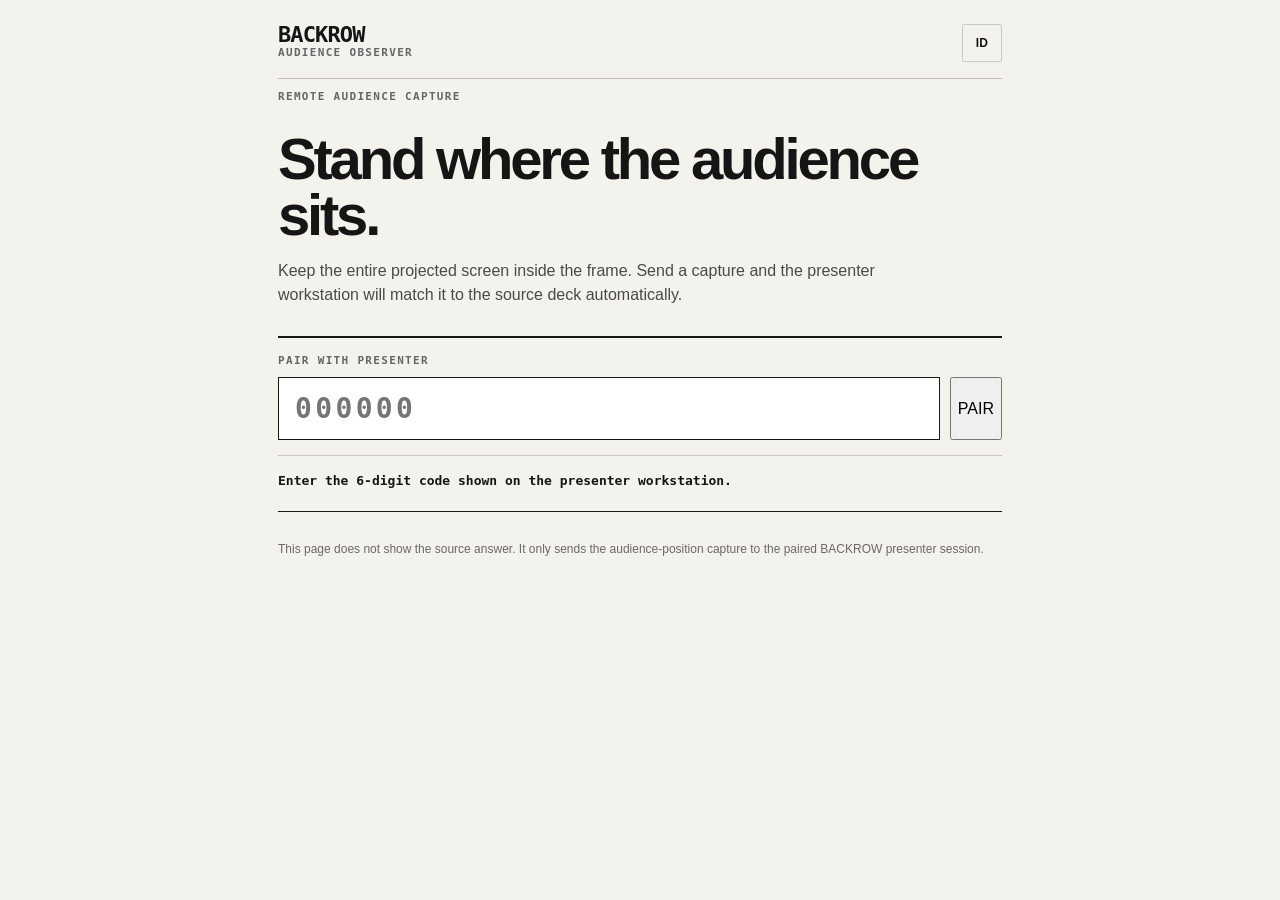
<file: observer.html>
<!doctype html>
<html lang="en">
<head>
<meta charset="utf-8"/>
<meta name="viewport" content="width=device-width,initial-scale=1,viewport-fit=cover"/>
<title>BACKROW · Audience Observer</title>
<link rel="stylesheet" href="styles.css"/>
<style>
body.observerBody{min-height:100vh;background:#f4f2ec;color:#151515}.observerShell{max-width:760px;margin:0 auto;padding:24px 18px 60px}.observerHead{display:flex;align-items:flex-start;justify-content:space-between;gap:16px;padding-bottom:16px;border-bottom:1px solid #bebbb2}.observerBrand{font:800 22px/1 ui-monospace,SFMono-Regular,Menlo,monospace;letter-spacing:-.04em}.observerKicker{font:700 11px/1.2 ui-monospace,SFMono-Regular,Menlo,monospace;letter-spacing:.12em;text-transform:uppercase;color:#666}.observerTitle{font-size:clamp(34px,8vw,58px);line-height:.96;letter-spacing:-.055em;margin:28px 0 14px;max-width:650px}.observerText{font-size:16px;line-height:1.55;max-width:620px;color:#4b4a46}.observerPanel{margin-top:28px;border-top:2px solid #171717;border-bottom:1px solid #171717;padding:16px 0 20px}.observerViewport{position:relative;width:100%;aspect-ratio:4/3;background:#111;overflow:hidden}.observerVideo{width:100%;height:100%;background:#111;object-fit:cover;display:block}.frameGuide{position:absolute;inset:7%;border:1px dashed rgba(255,255,255,.78);box-shadow:0 0 0 999px rgba(0,0,0,.08);pointer-events:none}.frameGuide span{position:absolute;left:8px;top:8px;background:rgba(0,0,0,.72);color:#fff;padding:5px 7px;font:800 9px/1 ui-monospace,SFMono-Regular,Menlo,monospace;letter-spacing:.08em}.observerActions{display:flex;flex-wrap:wrap;gap:10px;margin-top:14px}.observerActions button,.observerActions label{border:1px solid #171717;background:#171717;color:white;padding:12px 15px;font:700 13px/1 ui-monospace,SFMono-Regular,Menlo,monospace;cursor:pointer}.observerActions .secondary{background:transparent;color:#171717}.observerActions input{display:none}.observerStatus{margin-top:15px;padding-top:15px;border-top:1px solid #c9c6bd;font:700 13px/1.5 ui-monospace,SFMono-Regular,Menlo,monospace}.observerResult{margin-top:20px;border-left:4px solid #171717;padding:4px 0 4px 14px}.observerResult.risk{border-color:#b9382d}.observerResult.good{border-color:#2e7444}.observerResult strong{display:block;font-size:28px;letter-spacing:-.04em}.observerResult small{display:block;margin-top:6px;color:#666;font:600 12px/1.4 ui-monospace,SFMono-Regular,Menlo,monospace}.observerNote{margin-top:28px;font-size:12px;line-height:1.5;color:#6b6963}.hidden{display:none!important}
</style>
</head>
<body class="observerBody">
<main class="observerShell">
<header class="observerHead"><div><div class="observerBrand">BACKROW</div><div class="observerKicker" id="deckName">AUDIENCE OBSERVER</div></div><button class="ghost compact" id="langBtn">ID</button></header>
<section>
<p class="observerKicker" id="kicker">REMOTE AUDIENCE CAPTURE</p>
<h1 class="observerTitle" id="title">Stand where the audience sits.</h1>
<p class="observerText" id="intro">Keep the entire projected screen inside the frame. Send a capture and the presenter workstation will match it to the source deck automatically.</p>
</section>
<section id="joinPanel" class="observerPanel hidden">
  <div class="observerKicker" id="joinKicker">PAIR WITH PRESENTER</div>
  <div style="display:grid;grid-template-columns:minmax(0,1fr) auto;gap:10px;margin-top:10px">
    <input id="joinCode" inputmode="numeric" autocomplete="one-time-code" maxlength="6" placeholder="000000" style="width:100%;border:1px solid #171717;background:#fff;padding:14px 16px;font:800 28px/1 ui-monospace,SFMono-Regular,Menlo,monospace;letter-spacing:.12em"/>
    <button id="joinBtn">PAIR</button>
  </div>
  <div class="observerStatus" id="joinStatus">Enter the 6-digit code shown on the presenter workstation.</div>
</section>
<section id="capturePanel" class="observerPanel hidden">
<div class="observerViewport">
<video id="video" class="observerVideo hidden" autoplay playsinline muted></video>
<img id="photoPreview" class="observerVideo hidden" alt="Audience capture preview"/>
<div id="emptyFrame" class="observerVideo" style="display:grid;place-items:center;color:#999;font:700 12px/1.5 ui-monospace,SFMono-Regular,Menlo,monospace;text-align:center;padding:24px">FULL PROJECTED SCREEN<br/>SHOULD FILL THIS FRAME</div>
<div class="frameGuide" aria-hidden="true"><span>PROJECTED SCREEN</span></div>
</div>
<canvas id="canvas" class="hidden"></canvas>
<div class="observerActions">
<button id="cameraBtn">OPEN CAMERA</button>
<button id="sendBtn" class="hidden">SEND CURRENT FRAME</button>
<button id="liveBtn" class="secondary hidden">START LIVE SCAN</button>
<label class="secondary" for="photoInput" id="photoLabel">TAKE / CHOOSE PHOTO<input id="photoInput" type="file" accept="image/*" capture="environment"/></label>
</div>
<div class="observerStatus" id="status">Connecting to presenter session…</div>
<div id="result" class="observerResult hidden"><strong id="resultTitle"></strong><small id="resultMeta"></small></div>
</section>
<p class="observerNote" id="note">This page does not show the source answer. It only sends the audience-position capture to the paired BACKROW presenter session.</p>
</main>
<script src="observer.js"></script>
</body>
</html>
</file>
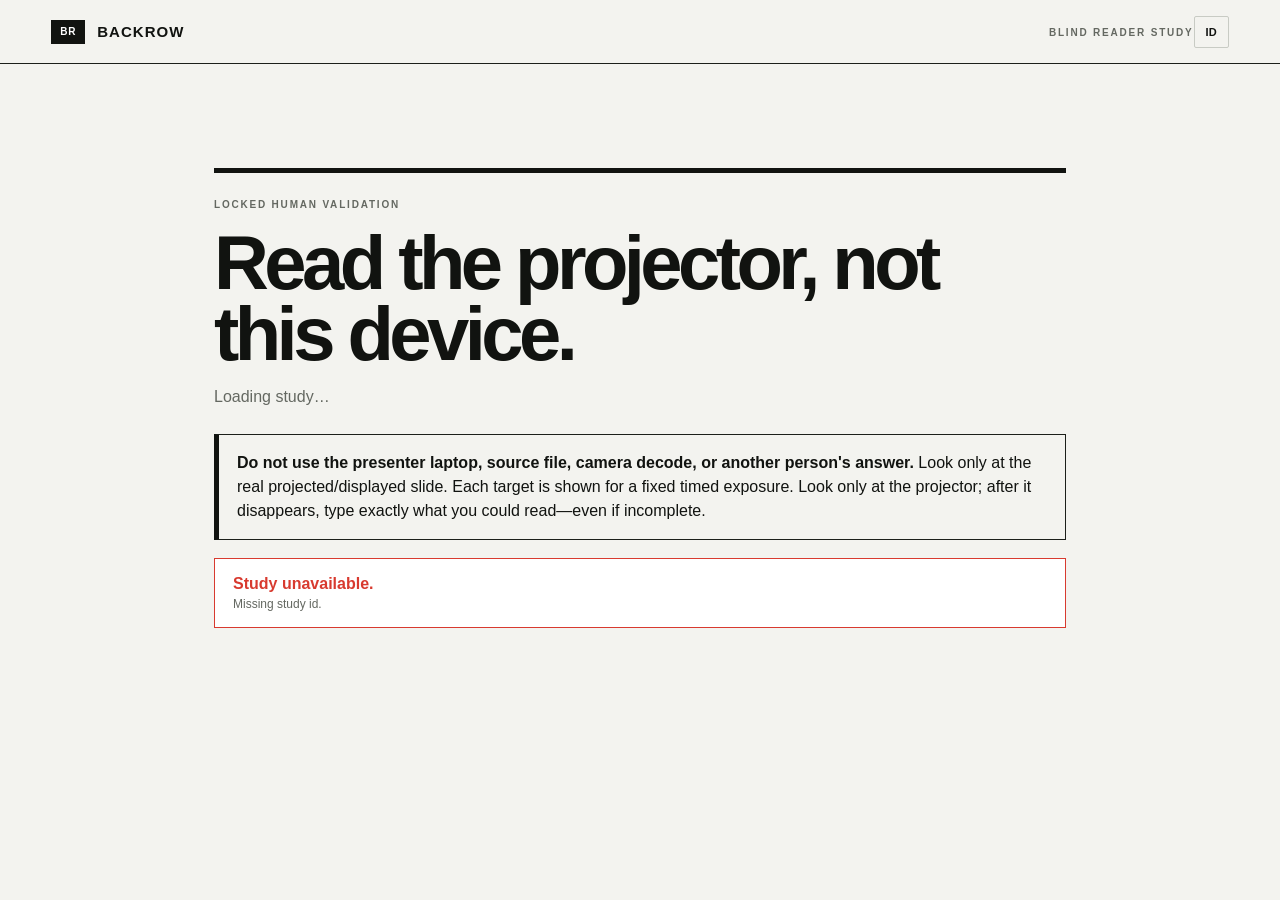
<file: study.html>
<!doctype html><html lang="en"><head><meta charset="utf-8"><meta name="viewport" content="width=device-width,initial-scale=1"><meta name="theme-color" content="#f3f3ef"><title>BACKROW — Blind Reader Study</title><link rel="stylesheet" href="styles.css"></head>
<body><header class="topbar"><a class="brand textLink" href="/"><span class="brandMark">BR</span><span>BACKROW</span></a><div class="topbarActions"><span class="localTag" data-i18n="tag">BLIND READER STUDY</span><button class="ghost small" id="langBtn" aria-label="Switch language">ID</button></div></header>
<main class="studyShell"><section class="studyIntro"><p class="eyebrow" data-i18n="eyebrow">LOCKED HUMAN VALIDATION</p><h1 data-i18n="title">Read the projector, not this device.</h1><p id="studyMeta" data-i18n="loading">Loading study…</p><div class="studyRule"><b data-i18n="ruleLead">Do not use the presenter laptop, source file, camera decode, or another person's answer.</b> <span data-i18n="ruleBody">Look only at the real projected/displayed slide. Each target is shown for a fixed timed exposure. Look only at the projector; after it disappears, type exactly what you could read—even if incomplete.</span></div></section>
<section id="studyError" class="errorPanel hidden"><div><b data-i18n="unavailable">Study unavailable.</b><p id="studyErrorText"></p></div></section>
<form id="readerForm" class="studyForm hidden"><label class="fieldLabel"><span data-i18n="code">Anonymous reader code</span><input id="participantCode" maxlength="32" required autocomplete="off" placeholder="e.g. R07"></label><div id="answerList" class="answerList"></div><div class="studySubmit"><button class="primary" id="submitStudy" type="submit" data-i18n="submit" disabled>Submit blind responses</button><span id="saveState"></span></div></form>
<section id="studyDone" class="studyDone hidden"><p class="eyebrow" data-i18n="saved">SAVED LOCALLY</p><h2 data-i18n="recorded">Responses recorded.</h2><p data-i18n="doneText">You may close this page. BACKROW stores only the reader code and typed responses in the local study file.</p></section></main><script src="locale.js"></script><script src="study.js"></script></body></html>
</file>
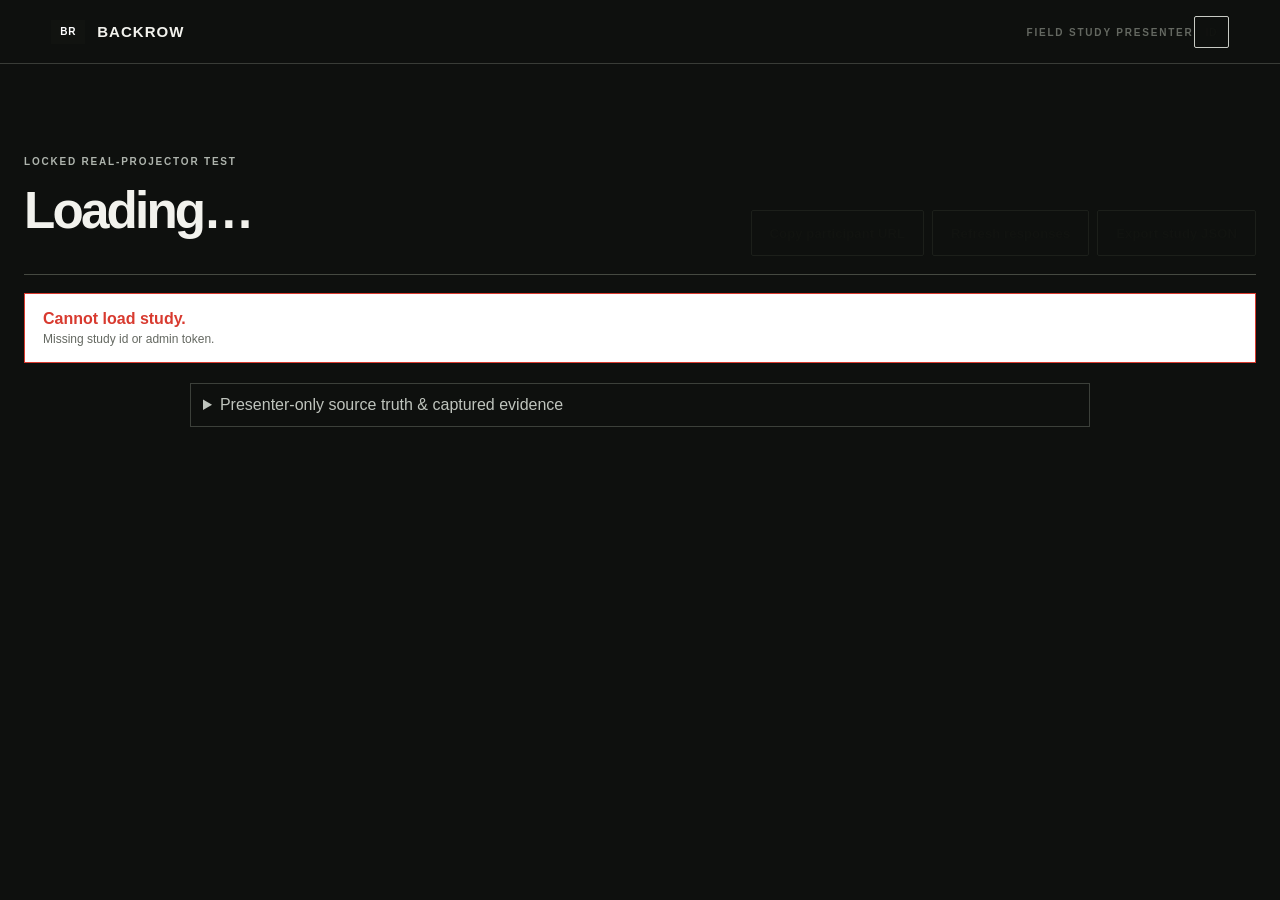
<file: study_admin.html>
<!doctype html><html lang="en"><head><meta charset="utf-8"><meta name="viewport" content="width=device-width,initial-scale=1"><meta name="theme-color" content="#111"><title>BACKROW — Field Study Presenter</title><link rel="stylesheet" href="styles.css"></head>
<body class="studyAdminBody"><header class="topbar darkbar"><a class="brand textLink" href="/"><span class="brandMark">BR</span><span>BACKROW</span></a><div class="topbarActions"><span class="localTag" data-i18n="tag">FIELD STUDY PRESENTER</span><button class="ghost small" id="langBtn" aria-label="Switch language">ID</button></div></header><main class="adminShell">
<section class="adminControls"><div><p class="eyebrow" data-i18n="eyebrow">LOCKED REAL-PROJECTOR TEST</p><h1 id="adminTitle" data-i18n="loading">Loading…</h1><p id="adminMeta"></p></div><div class="adminLinks"><button id="copyParticipant" class="secondary" data-i18n="copyUrl">Copy participant URL</button><button id="refreshResponses" class="secondary" data-i18n="refresh">Refresh responses</button><button id="exportStudy" class="secondary" data-i18n="export">Export study JSON</button></div></section>
<section id="adminError" class="errorPanel hidden"><div><b data-i18n="cannotLoad">Cannot load study.</b><p id="adminErrorText"></p></div></section>
<section id="projectionStage" class="projectionStage hidden"><div class="projectorFrame"><img id="projectedSlide" class="exposureHidden" alt="Source slide for physical projection"><div id="targetBox" class="studyTargetBox hidden"></div><div id="exposureBlank" class="exposureBlank"><span id="blankState" data-i18n="ready">READY</span><small id="blankHelp" data-i18n="readyHelp">Start the timed exposure when the reader is looking only at the projector.</small><div id="targetCue" class="targetCue" aria-label="Target region cue"><div id="cueBox" class="cueBox"></div></div></div><div class="targetBadge" id="targetBadge">TARGET 1</div><div id="exposureState" class="exposureState" data-i18n="ready">Ready</div></div><div class="targetNav"><button id="runExposure" class="primary" data-i18n="startExposure">Start timed exposure</button><button id="prevTarget" class="secondary" data-i18n="previous">← Previous</button><div><b id="targetCounter">1 / 1</b><small id="responseCounter">0 readers submitted</small></div><button id="nextTarget" class="primary" data-i18n="next">Next →</button><button id="fullScreen" class="secondary" data-i18n="fullscreen">Project fullscreen</button></div></section>
<section class="studyTruth"><details><summary data-i18n="truthSummary">Presenter-only source truth & captured evidence</summary><div id="truthGrid"></div></details></section>
</main><script src="locale.js"></script><script src="study_admin.js"></script></body></html>
</file>
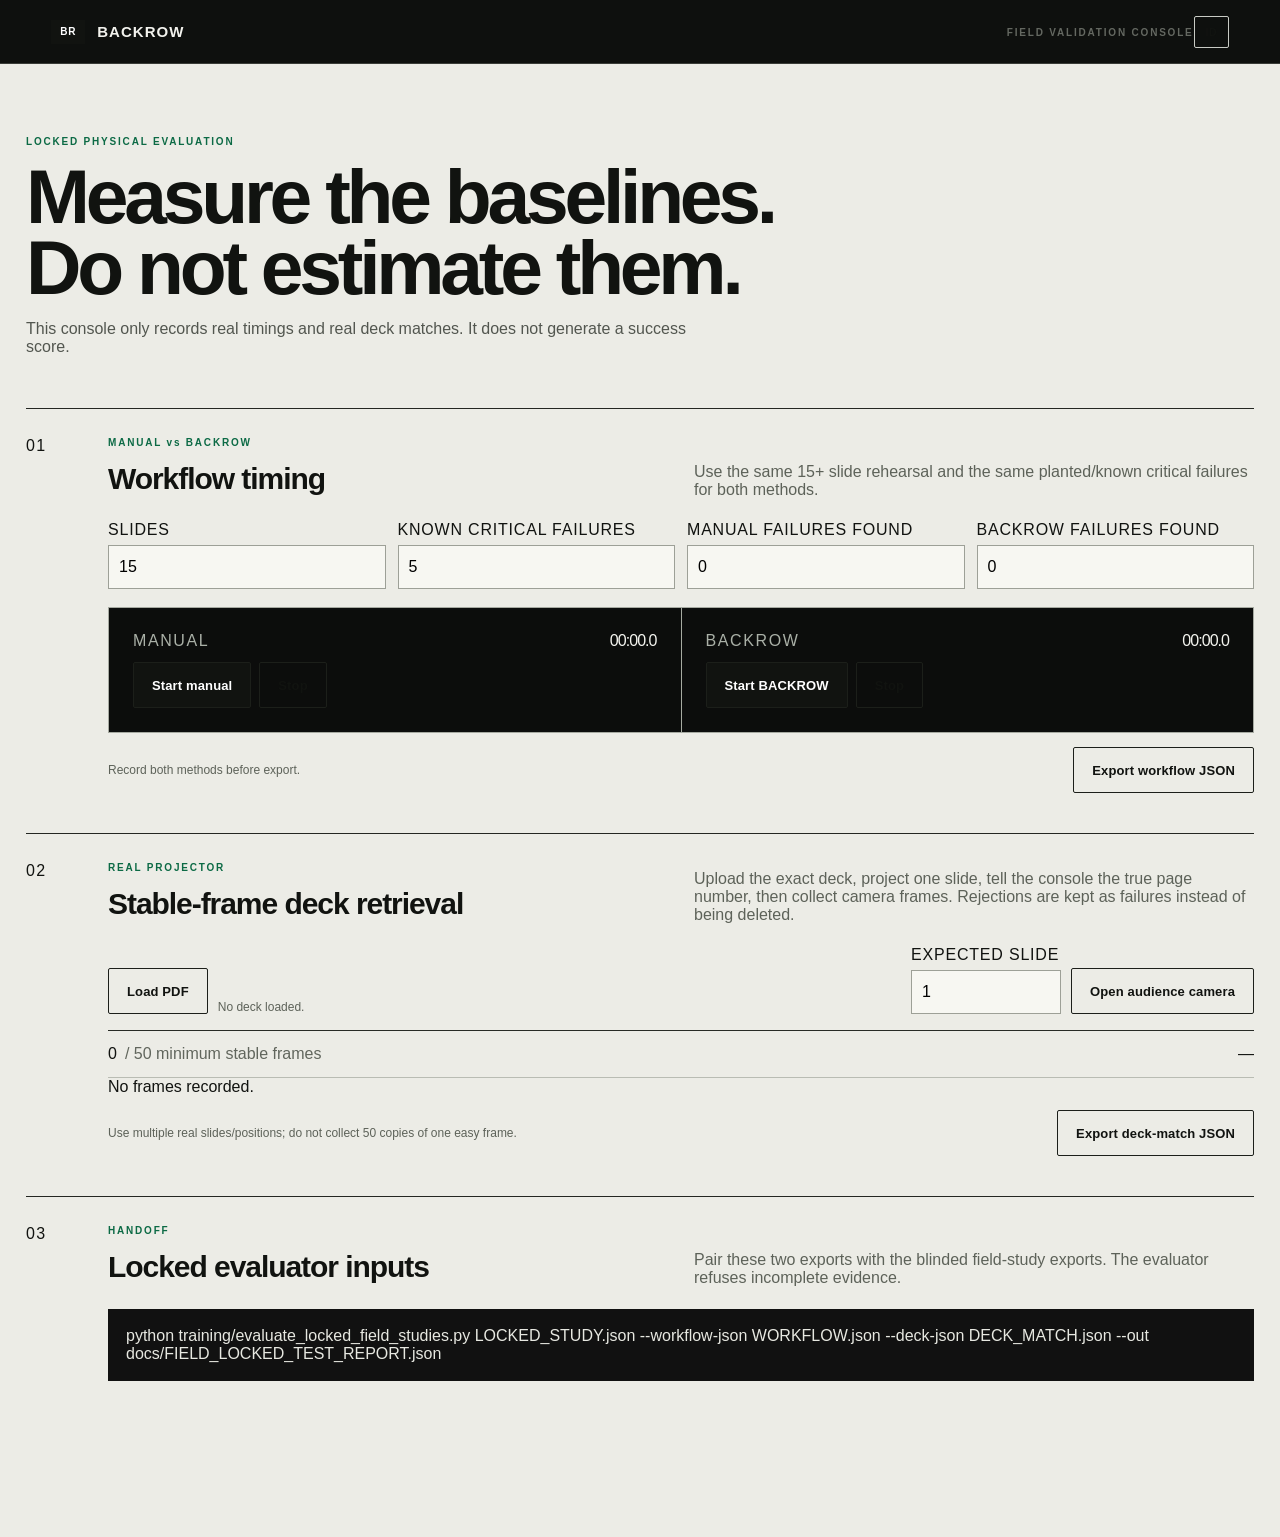
<file: validate.html>
<!doctype html><html lang="en"><head><meta charset="utf-8"><meta name="viewport" content="width=device-width,initial-scale=1"><meta name="theme-color" content="#111"><title>BACKROW — Field Validation Console</title><link rel="stylesheet" href="styles.css"></head>
<body class="validationBody"><header class="topbar darkbar"><a class="brand textLink" href="/"><span class="brandMark">BR</span><span>BACKROW</span></a><div class="topbarActions"><span class="localTag" data-i18n="tag">FIELD VALIDATION CONSOLE</span><button class="ghost small" id="langBtn" aria-label="Switch language">ID</button></div></header>
<main class="validationShell">
<section class="validationHead"><p class="eyebrow" data-i18n="eyebrow">LOCKED PHYSICAL EVALUATION</p><h1 data-i18n="title">Measure the baselines. Do not estimate them.</h1><p data-i18n="intro">This console only records real timings and real deck matches. It does not generate a success score.</p></section>
<section class="validationBand" id="workflowBand"><div class="bandNumber">01</div><div class="bandBody"><div class="bandTitle"><div><p class="eyebrow" data-i18n="workflowKicker">MANUAL vs BACKROW</p><h2 data-i18n="workflowTitle">Workflow timing</h2></div><p data-i18n="workflowHelp">Use the same 15+ slide rehearsal and the same planted/known critical failures for both methods.</p></div>
<div class="validationGrid four"><label><span data-i18n="slides">Slides</span><input id="wfSlides" type="number" min="15" value="15"></label><label><span data-i18n="known">Known critical failures</span><input id="wfCriticalTotal" type="number" min="1" value="5"></label><label><span data-i18n="manualFound">Manual failures found</span><input id="manualFound" type="number" min="0" value="0"></label><label><span data-i18n="backrowFound">BACKROW failures found</span><input id="backrowFound" type="number" min="0" value="0"></label></div>
<div class="timerRow"><div class="timerBlock"><span>MANUAL</span><strong id="manualClock">00:00.0</strong><div><button id="manualStart" class="primary" data-i18n="manualStart">Start manual</button><button id="manualStop" class="secondary" disabled data-i18n="stop">Stop</button></div></div><div class="timerBlock"><span>BACKROW</span><strong id="backrowClock">00:00.0</strong><div><button id="backrowStart" class="primary" data-i18n="backrowStart">Start BACKROW</button><button id="backrowStop" class="secondary" disabled data-i18n="stop">Stop</button></div></div></div>
<div class="validationFooter"><span id="workflowState" data-i18n="noTiming">No timing recorded.</span><button id="exportWorkflow" class="secondary" disabled data-i18n="exportWorkflow">Export workflow JSON</button></div></div></section>
<section class="validationBand"><div class="bandNumber">02</div><div class="bandBody"><div class="bandTitle"><div><p class="eyebrow" data-i18n="projectorKicker">REAL PROJECTOR</p><h2 data-i18n="retrievalTitle">Stable-frame deck retrieval</h2></div><p data-i18n="retrievalHelp">Upload the exact deck, project one slide, tell the console the true page number, then collect camera frames. Rejections are kept as failures instead of being deleted.</p></div>
<div class="deckValidatorSetup"><label class="fileButton secondary"><span data-i18n="loadPdf">Load PDF</span><input id="deckPdf" type="file" accept="application/pdf" hidden></label><span id="deckState" data-i18n="noDeck">No deck loaded.</span><label><span data-i18n="expected">Expected slide</span><input id="expectedSlide" type="number" min="1" value="1"></label><button id="openValidationCamera" class="secondary" disabled data-i18n="openCamera">Open audience camera</button></div>
<div id="validationCameraWrap" class="validationCameraWrap hidden"><video id="validationVideo" playsinline autoplay muted></video><div class="validationCameraMeta"><span data-i18n="cameraGuide">Keep the full projector inside frame. Wait until transitions stop.</span><button id="captureOne" class="primary" data-i18n="captureOne">Capture 1 stable frame</button><button id="captureFive" class="secondary" data-i18n="captureFive">Collect 5 frames</button><button id="closeValidationCamera" class="secondary" data-i18n="closeCamera">Close camera</button></div></div>
<div class="retrievalLedger"><div class="retrievalSummary"><strong id="frameCount">0</strong><span data-i18n="minimumFrames">/ 50 minimum stable frames</span><b id="matchAccuracy">—</b></div><div id="frameLedger" class="frameLedger"><span data-i18n="noFrames">No frames recorded.</span></div></div>
<div class="validationFooter"><span data-i18n="multiFrames">Use multiple real slides/positions; do not collect 50 copies of one easy frame.</span><button id="exportDeck" class="secondary" disabled data-i18n="exportDeck">Export deck-match JSON</button></div></div></section>
<section class="validationBand"><div class="bandNumber">03</div><div class="bandBody"><div class="bandTitle"><div><p class="eyebrow" data-i18n="handoffKicker">HANDOFF</p><h2 data-i18n="handoffTitle">Locked evaluator inputs</h2></div><p data-i18n="handoffHelp">Pair these two exports with the blinded field-study exports. The evaluator refuses incomplete evidence.</p></div><pre class="commandLine">python training/evaluate_locked_field_studies.py LOCKED_STUDY.json --workflow-json WORKFLOW.json --deck-json DECK_MATCH.json --out docs/FIELD_LOCKED_TEST_REPORT.json</pre></div></section>
</main><canvas id="validationCanvas" class="hidden"></canvas><script src="locale.js"></script><script src="validate.js"></script></body></html>
</file>
<file: styles.css>
:root{
  --paper:#f3f3ef;
  --surface:#ffffff;
  --ink:#111310;
  --muted:#646861;
  --hair:#c8cbc4;
  --line:#1c1f1a;
  --soft:#e8e9e4;
  --risk:#d83a2f;
  --watch:#9a6500;
  --good:#0c6a45;
  --dark:#111310;
  --dark2:#1b1e19;
}
*{box-sizing:border-box}
html{scroll-behavior:smooth;background:var(--paper)}
body{margin:0;min-height:100vh;background:var(--paper);color:var(--ink);font-family:"Helvetica Neue",Arial,"Segoe UI",sans-serif;-webkit-font-smoothing:antialiased}
.hidden{display:none!important}
button,input{font:inherit}
button{cursor:pointer}
a{color:inherit}

/* Header */
.topbar{height:64px;display:flex;align-items:center;justify-content:space-between;padding:0 clamp(18px,4vw,58px);border-bottom:1px solid var(--line);background:var(--paper);position:sticky;top:0;z-index:50}
.brand{display:flex;align-items:center;gap:12px;border:0;background:none;color:var(--ink);padding:0;font-weight:850;font-size:15px;letter-spacing:.07em}
.brandMark{width:34px;height:24px;display:grid;place-items:center;background:var(--ink);color:#fff;font-size:10px;letter-spacing:.06em}
.topActions{display:flex;align-items:center;gap:14px}
.localTag{font-size:10px;line-height:1;letter-spacing:.18em;font-weight:800;color:var(--muted)}

/* Controls */
.primary,.secondary,.ghost,.fileButton{appearance:none;border:1px solid var(--line);border-radius:2px;min-height:46px;padding:0 18px;display:inline-flex;align-items:center;justify-content:center;gap:8px;text-decoration:none;font-weight:780;font-size:13px;letter-spacing:.01em;background:transparent;color:var(--ink);transition:background .12s ease,color .12s ease,border-color .12s ease}
.primary{background:var(--ink);color:#fff}
.primary:hover{background:#2b2e29}
.secondary,.fileButton{background:transparent}
.secondary:hover,.fileButton:hover,.ghost:hover{background:#e4e5df}
.primary:disabled{background:#b4b7b0;border-color:#b4b7b0;cursor:not-allowed;color:#f7f7f5}
.ghost{border-color:var(--hair)}
.small{min-height:32px;padding:0 11px;font-size:11px}
.compact{min-height:38px;padding:0 13px;font-size:12px}
.fileButton input{display:none}
.fileButton.subtle{background:transparent}

/* Landing */
.landing{min-height:calc(100vh - 64px);display:grid;grid-template-columns:minmax(0,.84fr) minmax(540px,1.16fr);align-items:stretch;border-bottom:1px solid var(--line)}
.heroCopy{padding:clamp(54px,7vw,104px) clamp(24px,5vw,74px) 44px;display:flex;flex-direction:column;border-right:1px solid var(--line)}
.heroIndex{display:flex;gap:9px;align-items:center;font-family:ui-monospace,SFMono-Regular,Menlo,Consolas,monospace;font-size:10px;letter-spacing:.12em;color:var(--muted);margin-bottom:46px}
.heroIndex span:first-child{color:var(--ink);font-weight:800}
.eyebrow{margin:0 0 14px;font-size:10px;font-weight:850;letter-spacing:.18em;color:var(--good)}
.heroCopy h1{font-size:clamp(52px,5.7vw,92px);line-height:.92;letter-spacing:-.065em;margin:0;max-width:760px;font-weight:850}
.heroText{font-size:clamp(17px,1.28vw,21px);line-height:1.48;color:#454943;max-width:680px;margin:30px 0 30px}
.heroActions{display:flex;flex-wrap:wrap;gap:10px;margin-bottom:24px}
.heroMeta{border-top:1px solid var(--hair);border-bottom:1px solid var(--hair);display:grid;grid-template-columns:1fr 1fr;gap:20px;padding:12px 0;color:var(--muted);font-size:10px;line-height:1.45;letter-spacing:.03em}
.heroMeta span:last-child{text-align:right;color:#40443f;font-weight:700}
.heroRail{margin-top:auto;padding-top:42px;display:grid;grid-template-columns:repeat(3,1fr);gap:0}
.heroRail>div{border-top:2px solid var(--ink);padding:10px 12px 0 0;min-height:58px;display:grid;grid-template-columns:28px 1fr;gap:8px;font-family:ui-monospace,SFMono-Regular,Menlo,Consolas,monospace}
.heroRail>div+div{padding-left:12px;border-left:1px solid var(--hair)}
.heroRail b{font-size:10px}
.heroRail span{font-size:10px;letter-spacing:.08em;line-height:1.35}

.heroProof{padding:28px 28px 24px;background:#dfe1db;display:grid;grid-template-rows:auto 1fr auto;gap:12px;min-width:0}
.proofHeader{display:flex;justify-content:space-between;align-items:center;font-family:ui-monospace,SFMono-Regular,Menlo,Consolas,monospace;font-size:9px;letter-spacing:.14em;font-weight:750;color:#40443e}
.proofPair{display:grid;grid-template-columns:1fr 1fr;gap:8px;min-height:0}
.proofFrame{margin:0;background:#101210;border:1px solid #101210;display:grid;grid-template-rows:auto 1fr;min-width:0;overflow:hidden}
.proofFrame figcaption{height:34px;background:#101210;color:#f2f2ee;display:flex;justify-content:space-between;align-items:center;padding:0 10px;font-family:ui-monospace,SFMono-Regular,Menlo,Consolas,monospace;font-size:9px;letter-spacing:.08em}
.proofFrame figcaption b{font-size:12px;color:#fff}
.proofFrame img{display:block;width:100%;height:100%;min-height:360px;object-fit:cover;background:#fff}
.proofSource img{object-position:center}
.proofAudience img{object-position:center}
.proofReadout{display:grid;grid-template-columns:auto 1fr auto;align-items:center;background:var(--ink);color:#fff;min-height:82px}
.proofStatus{align-self:stretch;display:grid;place-items:center;padding:0 18px;background:var(--risk);font-size:10px;font-weight:900;letter-spacing:.14em}
.proofFinding{padding:12px 16px;display:flex;flex-direction:column;gap:3px}
.proofFinding strong{font-size:21px;letter-spacing:-.03em}
.proofFinding small{font-size:11px;color:#c9ccc6;line-height:1.3}
.proofEngine{height:100%;min-width:150px;border-left:1px solid #444842;padding:12px;display:flex;flex-direction:column;justify-content:space-between;align-items:flex-end;text-align:right;font-family:ui-monospace,SFMono-Regular,Menlo,Consolas,monospace}
.proofEngine span{font-size:9px;letter-spacing:.1em;color:#aeb3ac}
.proofEngine small{font-size:9px;color:#fff}

/* Workspace */
.workspace{max-width:1440px;margin:0 auto;padding:70px clamp(18px,4vw,56px) 100px}
.workspaceHead{display:flex;align-items:flex-end;justify-content:space-between;gap:30px;margin-bottom:34px;padding-bottom:22px;border-bottom:2px solid var(--ink)}
.workspaceHead h2,.resultTop h2{font-size:clamp(38px,4.2vw,64px);line-height:.97;letter-spacing:-.055em;margin:0;max-width:980px}
.steps{display:grid;grid-template-columns:1fr 1fr;border-top:1px solid var(--line);border-bottom:1px solid var(--line);margin-bottom:0}
.stepCard{display:grid;grid-template-columns:58px 1fr;gap:0;min-height:224px;background:transparent}
.stepCard+ .stepCard{border-left:1px solid var(--line)}
.stepNum{font-family:ui-monospace,SFMono-Regular,Menlo,Consolas,monospace;font-weight:850;font-size:11px;padding:22px 0;border-right:1px solid var(--hair);color:var(--good)}
.stepBody{padding:22px 24px}
.stepBody h3{font-size:24px;line-height:1.05;margin:0 0 8px;letter-spacing:-.025em}
.stepBody p{font-size:13px;line-height:1.52;color:var(--muted);max-width:580px;margin:0 0 20px}
.captureActions{display:flex;flex-wrap:wrap;gap:8px}
.ready{display:flex;align-items:center;gap:8px;margin-top:13px;font-size:11px;font-family:ui-monospace,SFMono-Regular,Menlo,Consolas,monospace;color:var(--good);font-weight:750}
.deckStrip{display:flex;gap:6px;overflow:auto;max-width:100%;padding:12px 0 0}
.deckThumb{width:92px;aspect-ratio:16/9;border:1px solid var(--hair);background:#ddd;flex:none;padding:0;border-radius:0;overflow:hidden}
.deckThumb img{width:100%;height:100%;object-fit:cover;display:block}
.deckThumb.active{outline:2px solid var(--ink);outline-offset:1px}

.roomCard{margin:0;border-bottom:1px solid var(--line);display:grid;grid-template-columns:1.4fr .9fr;gap:32px;padding:22px 0;background:transparent;border-radius:0}
.roomCardHead{display:block}
.roomCard h3{font-size:18px;margin:0 0 6px}
.roomCard p{color:var(--muted);font-size:12px;line-height:1.48;margin:0;max-width:760px}
.roomCardHead .localTag{display:inline-block;margin-top:14px;padding-left:9px;border-left:3px solid var(--ink)}
.roomInputs{display:grid;grid-template-columns:1fr 1fr;gap:10px;margin:0}
.fieldLabel{display:grid;gap:7px;font-size:10px;font-weight:800;letter-spacing:.06em;color:var(--muted)}
.fieldLabel input{height:44px;border:1px solid var(--line);border-radius:0;background:var(--surface);padding:0 12px;color:var(--ink);outline:0}
.fieldLabel input:focus{outline:2px solid var(--ink);outline-offset:-2px}
.roomCard>.ready{grid-column:1/3;margin-top:-20px}

.runRow{display:grid;grid-template-columns:1fr auto;gap:20px;align-items:center;padding:18px 0;border-bottom:2px solid var(--ink)}
.runNote{font-size:11px;color:var(--muted);line-height:1.5;max-width:760px}
.runButton{min-width:230px}

.cameraPanel{margin-top:18px;border:1px solid var(--line);background:#080908;position:relative;min-height:420px;overflow:hidden;border-radius:0}
.cameraPanel video{width:100%;max-height:650px;display:block;object-fit:contain;background:#080908}
.cameraHud{position:absolute;left:0;right:0;bottom:0;display:flex;align-items:center;gap:8px;background:#111310;color:#fff;padding:10px;border-top:1px solid #3a3d38}
.cameraHud span{flex:1;font-size:11px;color:#c8ccc5}
.cameraHud .secondary,.cameraHud .ghost{border-color:#676b64;color:#fff;background:transparent}

.loadingPanel,.errorPanel{margin:18px 0;border:1px solid var(--line);padding:16px 18px;display:flex;align-items:center;gap:14px;background:var(--surface);border-radius:0}
.loadingPanel p,.errorPanel p{margin:4px 0 0;color:var(--muted);font-size:12px}
.spinner{width:18px;height:18px;border:2px solid #c5c8c1;border-top-color:var(--ink);border-radius:50%;animation:spin .8s linear infinite}
.errorPanel{border-color:var(--risk);justify-content:space-between}
.errorPanel b{color:var(--risk)}
@keyframes spin{to{transform:rotate(360deg)}}

/* Whole-deck scan */
.scanPanel{margin:26px 0 18px;background:var(--dark);color:#f5f5f1;border:1px solid var(--dark);border-radius:0;padding:24px}
.scanTop{display:grid;grid-template-columns:1fr 170px;gap:28px;align-items:start}
.scanTop .eyebrow{color:#8fc5a5}
.scanTop h3{font-size:clamp(27px,3vw,44px);line-height:.98;letter-spacing:-.045em;margin:0;max-width:850px}
.scanTop p{font-size:12px;color:#b7bcb5;max-width:760px;line-height:1.55;margin:12px 0 0}
.scanCounter{border-left:1px solid #464a43;padding-left:18px;display:grid;grid-template-columns:auto 1fr;align-items:end}
.scanCounter strong{font-size:62px;line-height:.85;letter-spacing:-.06em}
.scanCounter span{font-size:16px;color:#aab0a8;padding-left:5px}
.scanCounter small{grid-column:1/3;margin-top:10px;color:#aab0a8;font-size:10px;letter-spacing:.08em;text-transform:uppercase}
.scanStatus{margin:22px 0 14px;border-top:1px solid #444841;border-bottom:1px solid #444841;padding:11px 0;color:#d4d8d1;font-size:11px;font-family:ui-monospace,SFMono-Regular,Menlo,Consolas,monospace}
.scanGrid{display:grid;grid-template-columns:repeat(auto-fill,minmax(145px,1fr));gap:1px;background:#454942;border:1px solid #454942}
.scanSlide{border:0;background:#20231f;color:#f7f7f3;padding:0;border-radius:0;overflow:hidden;text-align:left;min-width:0}
.scanSlide:disabled{cursor:default}
.scanSlide:not(:disabled):hover{background:#292d28}
.scanSlide img{width:100%;aspect-ratio:16/9;object-fit:cover;display:block;filter:saturate(.75)}
.scanSlide span{display:flex;justify-content:space-between;gap:7px;align-items:center;padding:8px 9px;min-height:38px}
.scanSlide b{font-size:11px}
.scanSlide small{font-size:9px;color:#b8bdb6;text-align:right}
.scanSlide.pending{opacity:.42}
.scanSlide.risk{box-shadow:inset 0 -4px 0 var(--risk)}
.scanSlide.watch{box-shadow:inset 0 -4px 0 #d19321}
.scanSlide.good{box-shadow:inset 0 -4px 0 #2f9a69}
.scanActions{display:flex;justify-content:space-between;gap:10px;flex-wrap:wrap;margin-top:16px}
.scanActionRight{display:flex;gap:8px;flex-wrap:wrap}
.scanPanel .secondary{border-color:#6c7069;color:#f7f7f3;background:transparent}
.scanPanel .secondary:hover{background:#2d312c}
.scanPanel .primary{background:#f3f3ef;color:#111310;border-color:#f3f3ef}

/* Results */
.results{margin-top:64px;border-top:5px solid var(--ink);padding-top:24px}
.resultTop{display:grid;grid-template-columns:minmax(0,1fr) auto;gap:30px;align-items:end;margin-bottom:28px}
.resultSub{color:var(--muted);margin:10px 0 0;font-family:ui-monospace,SFMono-Regular,Menlo,Consolas,monospace;font-size:10px;line-height:1.5}
.counts{display:grid;grid-template-columns:repeat(3,112px);border:1px solid var(--line)}
.countPill{min-height:72px;padding:10px;display:flex;align-items:flex-end;justify-content:flex-start;border-radius:0;border:0;background:var(--surface);font-size:11px;font-weight:800;color:var(--ink)}
.countPill+.countPill{border-left:1px solid var(--hair)}
.countPill.risk{box-shadow:inset 0 4px 0 var(--risk)}
.countPill.watch{box-shadow:inset 0 4px 0 #d19321}
.countPill.good{box-shadow:inset 0 4px 0 #2f9a69}

.visualGrid{display:grid;grid-template-columns:1fr 1fr;gap:1px;background:var(--line);border:1px solid var(--line)}
.imagePanel{margin:0;background:var(--surface);border:0;border-radius:0;overflow:hidden}
.imagePanel figcaption{height:50px;padding:0 12px;display:flex;justify-content:space-between;align-items:center;gap:12px;border-bottom:1px solid var(--hair);font-size:10px;font-family:ui-monospace,SFMono-Regular,Menlo,Consolas,monospace}
.imagePanel figcaption span{color:var(--muted);text-align:right}
.imagePanel img{width:100%;height:auto;display:block;background:#111}

.ledgerHead{display:flex;justify-content:space-between;align-items:end;margin:38px 0 10px;border-bottom:1px solid var(--line);padding-bottom:10px}
.ledgerHead h3{font-size:26px;letter-spacing:-.03em;margin:0}
.legend{display:flex;align-items:center;gap:8px;font-size:10px;color:var(--muted);font-family:ui-monospace,SFMono-Regular,Menlo,Consolas,monospace}
.dot{width:7px;height:7px;display:inline-block;margin-left:7px;border-radius:0}
.dot.risk{background:var(--risk)}.dot.watch{background:#d19321}.dot.good{background:#2f9a69}
.baselineBar{margin:0;display:grid;grid-template-columns:auto 1fr auto auto auto;gap:10px;align-items:center;border-bottom:1px solid var(--line);padding:10px 0;font-size:10px;font-family:ui-monospace,SFMono-Regular,Menlo,Consolas,monospace}
.baselinePill{border:1px solid currentColor;padding:3px 6px;border-radius:0;font-size:8px;font-weight:850;letter-spacing:.06em;text-transform:uppercase;white-space:nowrap}
.baselinePill.meets{color:var(--good)}.baselinePill.borderline{color:var(--watch)}.baselinePill.below{color:var(--risk)}

.ledgerList{display:block;border-top:1px solid var(--line)}
.ledgerItem{display:grid;grid-template-columns:96px minmax(0,1.18fr) minmax(0,.9fr);column-gap:18px;row-gap:8px;align-items:start;background:transparent;border:0;border-bottom:1px solid var(--hair);border-radius:0;padding:15px 0;position:relative}
.ledgerItem:before{content:"";position:absolute;left:-12px;top:15px;bottom:15px;width:3px;background:#b7bbb3}
.ledgerItem:has(.statusLabel.at_risk):before{background:var(--risk)}
.ledgerItem:has(.statusLabel.watch):before{background:#d19321}
.ledgerItem:has(.statusLabel.supported):before{background:#2f9a69}
.statusLabel{font-family:ui-monospace,SFMono-Regular,Menlo,Consolas,monospace;font-size:9px;font-weight:900;letter-spacing:.1em;padding-top:2px}
.statusLabel.at_risk{color:var(--risk)}.statusLabel.watch{color:var(--watch)}.statusLabel.supported{color:var(--good)}
.sourcePhrase{font-weight:800;line-height:1.35;font-size:14px}
.cameraDecode{color:#454943;font-size:11px;line-height:1.45;font-family:ui-monospace,SFMono-Regular,Menlo,Consolas,monospace}
.cameraDecode b{display:block;color:var(--muted);font-size:8px;letter-spacing:.09em;text-transform:uppercase;margin-bottom:3px}
.aiLine{grid-column:2/4;font-size:9px;color:#555b55;display:flex;gap:8px;align-items:center;flex-wrap:wrap;font-family:ui-monospace,SFMono-Regular,Menlo,Consolas,monospace}
.aiLine b{text-transform:uppercase;letter-spacing:.08em;color:var(--good);font-size:8px}
.reason{grid-column:2/4;font-size:10px;color:var(--muted);line-height:1.5;border-top:1px dotted #c8cbc4;padding-top:6px}

.fixPanel{margin:34px 0 0;background:var(--dark);color:#f5f5f1;border:0;border-radius:0;padding:24px}
.fixHead{display:flex;align-items:flex-start;justify-content:space-between;gap:20px;padding-bottom:18px;border-bottom:1px solid #484c45}
.fixHead h3{margin:0;font-size:29px;letter-spacing:-.04em}
.fixHead p{margin:6px 0 0;color:#abb1aa;font-size:11px}
.fixActionBtns{display:flex;gap:8px;flex-wrap:wrap;justify-content:flex-end}
.fixPanel .secondary{color:#f5f5f1;border-color:#737870;background:transparent}
.fixPanel .secondary:hover{background:#292d28}
.fixPanel .primary{background:#f3f3ef;color:#111310;border-color:#f3f3ef}
.fixList{display:block;margin-top:0}
.fixItem{display:grid;grid-template-columns:42px 1fr;gap:12px;align-items:start;border-bottom:1px solid #3f433d;padding:13px 0}
.fixItem span{width:26px;height:26px;border:1px solid #777c74;border-radius:0;display:grid;place-items:center;font-family:ui-monospace,SFMono-Regular,Menlo,Consolas,monospace;font-size:9px;background:transparent;color:#fff}
.fixItem b{display:block;font-size:13px;margin-bottom:4px}
.fixItem small{display:block;color:#abb1aa;line-height:1.42;font-size:10px}
.beforeAfter{margin-top:16px;border:1px solid #5f645c;padding:12px 14px;display:flex;gap:16px;align-items:center;flex-wrap:wrap;background:transparent;color:#fff;border-radius:0}
.beforeAfter strong{font-size:20px}.beforeAfter small{color:#abb1aa}
.studyActions{display:flex;gap:10px;align-items:center;flex-wrap:wrap;margin-top:16px}
.fixPanel .runNote{color:#abb1aa}
.devDetails{margin-top:0;background:#ebece7;color:var(--ink);border:1px solid var(--line);border-top:0;border-radius:0;padding:0}
.devDetails summary{cursor:pointer;font-family:ui-monospace,SFMono-Regular,Menlo,Consolas,monospace;font-size:9px;font-weight:800;letter-spacing:.08em;text-transform:uppercase;padding:12px 14px}
.devDetails pre{border-top:1px solid var(--hair);margin:0;padding:14px;white-space:pre-wrap;word-break:break-word;font-size:10px;line-height:1.5;max-height:380px;overflow:auto;color:#3f443e;background:#f7f7f4}

/* Study participant */
.studyShell{max-width:900px;margin:0 auto;padding:104px 24px 70px}
.studyIntro{border-top:5px solid var(--ink);padding-top:24px}
.studyIntro h1{font-size:clamp(42px,6vw,76px);letter-spacing:-.06em;line-height:.94;margin:0 0 16px}
.studyIntro>p{color:var(--muted);line-height:1.55}
.studyRule{margin-top:24px;border:1px solid var(--line);border-left:5px solid var(--ink);background:transparent;padding:16px 18px;line-height:1.5}
.studyForm{margin-top:32px}
.answerList{display:block;border-top:1px solid var(--line);margin:18px 0}
.blindAnswer{background:transparent;border:0;border-bottom:1px solid var(--hair);border-radius:0;padding:14px 0;display:grid;grid-template-columns:minmax(160px,240px) 1fr;gap:14px;align-items:center}
.blindAnswer span{display:grid;gap:4px}.blindAnswer small{color:var(--muted);line-height:1.3}
.blindAnswer input{width:100%;height:44px;border:1px solid var(--line);border-radius:0;padding:0 11px;background:#fff;font-size:15px}
.studySubmit{display:flex;align-items:center;gap:16px}
.studyDone{margin-top:30px;border:1px solid var(--good);border-left:5px solid var(--good);padding:22px;background:transparent;border-radius:0}
.textLink{text-decoration:none;color:inherit}

/* Study admin / projector mode */
.studyAdminBody{background:#0e100e;color:#f2f2ed}
.darkbar{background:#0e100e;border-color:#393c37;color:#f2f2ed}
.adminShell{max-width:1500px;margin:0 auto;padding:92px 24px 50px}
.adminControls{display:flex;justify-content:space-between;gap:25px;align-items:flex-end;border-bottom:1px solid #454941;padding-bottom:18px}
.adminControls h1{font-size:clamp(30px,4vw,56px);margin:0;letter-spacing:-.055em}
.adminControls p{color:#aeb4ad}.adminLinks{display:flex;gap:8px;flex-wrap:wrap}
.projectionStage{margin-top:18px;background:#080908;border:1px solid #3a3e38;padding:12px;border-radius:0}
.projectorFrame{position:relative;max-width:1280px;margin:auto;background:#060706;overflow:hidden}.projectorFrame img{display:block;width:100%;height:auto}
.studyTargetBox{position:absolute;border:4px solid #f0c84f;box-shadow:0 0 0 9999px rgba(0,0,0,.13);pointer-events:none}.targetBadge{position:absolute;left:10px;top:10px;background:#f0c84f;color:#111;font-size:10px;font-weight:900;letter-spacing:.09em;padding:6px 8px;border-radius:0}
.targetNav{display:flex;justify-content:center;align-items:center;gap:12px;margin-top:12px}.targetNav>div{display:grid;text-align:center;min-width:150px}.targetNav small{color:#9aa098}
.studyTruth{max-width:900px;margin:20px auto}.studyTruth details{border:1px solid #3c403a;border-radius:0;padding:12px}.studyTruth summary{cursor:pointer;color:#bfc4bd}.studyTruth #truthGrid{display:grid;grid-template-columns:repeat(4,1fr);gap:1px;background:#40443e;margin-top:12px}.studyTruth #truthGrid>div{background:#1c1f1b;padding:11px}.studyTruth b{font-size:9px;letter-spacing:.08em;color:#9fa69d;text-transform:uppercase}.studyTruth p{margin:5px 0 0}
.projectionStage:fullscreen{background:#050505;padding:0;border:0;display:grid;place-items:center}.projectionStage:fullscreen .projectorFrame{width:100vw;max-width:none}.projectionStage:fullscreen .targetNav{position:fixed;bottom:10px;right:10px;background:#000;padding:8px}.projectionStage:fullscreen .targetNav>div{display:none}

footer{border-top:1px solid var(--line);padding:18px clamp(18px,4vw,58px);display:flex;justify-content:space-between;gap:20px;color:var(--muted);font-size:9px;letter-spacing:.08em;font-family:ui-monospace,SFMono-Regular,Menlo,Consolas,monospace}

@media(max-width:1050px){
  .landing{grid-template-columns:1fr}.heroCopy{border-right:0;border-bottom:1px solid var(--line)}.heroProof{min-height:620px}.proofFrame img{min-height:420px}
  .roomCard{grid-template-columns:1fr}.roomCard>.ready{grid-column:1}.resultTop{grid-template-columns:1fr}.counts{width:max-content}
}
@media(max-width:850px){
  .steps,.visualGrid{grid-template-columns:1fr}.stepCard+.stepCard{border-left:0;border-top:1px solid var(--line)}
  .workspaceHead{align-items:flex-start;flex-direction:column}.roomInputs{grid-template-columns:1fr 1fr}.runRow{grid-template-columns:1fr}.runButton{width:100%}
  .scanTop{grid-template-columns:1fr}.scanCounter{border-left:0;border-top:1px solid #464a43;padding:14px 0 0;width:100%;grid-template-columns:auto auto 1fr;justify-content:start}.scanCounter small{grid-column:3;padding-left:10px;margin:0;align-self:end}
  .ledgerItem{grid-template-columns:80px 1fr}.cameraDecode{grid-column:2}.aiLine,.reason{grid-column:2}.baselineBar{grid-template-columns:1fr 1fr 1fr}.baselineBar b{grid-column:1/4}
  .fixHead{flex-direction:column}.fixActionBtns{justify-content:flex-start}.imagePanel figcaption{height:auto;min-height:48px;flex-direction:column;align-items:flex-start;justify-content:center}.imagePanel figcaption span{text-align:left}
}
@media(max-width:580px){
  .topbar{height:56px;padding:0 16px}.brand{font-size:13px}.brandMark{width:30px;height:22px}.localTag{display:none}
  .landing{min-height:auto}.heroCopy{padding:42px 18px 28px}.heroIndex{margin-bottom:30px}.heroCopy h1{font-size:50px;max-width:340px}.heroText{font-size:16px;margin:24px 0}.heroActions{display:grid;grid-template-columns:1fr}.heroActions>*{width:100%}.heroMeta{grid-template-columns:1fr;gap:6px}.heroMeta span:last-child{text-align:left}.heroRail{padding-top:28px;grid-template-columns:1fr}.heroRail>div{min-height:46px}.heroRail>div+div{padding-left:0;border-left:0}
  .heroProof{padding:12px;min-height:0;gap:8px}.proofHeader{padding:2px 0 4px}.proofPair{grid-template-columns:1fr}.proofFrame img{min-height:0;aspect-ratio:16/9;object-fit:cover}.proofSource{display:none}.proofReadout{grid-template-columns:auto 1fr}.proofEngine{display:none}.proofStatus{padding:0 12px}.proofFinding strong{font-size:18px}
  .workspace{padding:42px 16px 70px}.workspaceHead h2,.resultTop h2{font-size:40px}.stepCard{grid-template-columns:42px 1fr}.stepBody{padding:18px 14px}.stepNum{padding:18px 0}.captureActions{display:grid;grid-template-columns:1fr}.captureActions>*{width:100%}.roomInputs{grid-template-columns:1fr}.cameraHud{position:static;flex-wrap:wrap}.cameraHud span{flex-basis:100%}.scanPanel{padding:18px 14px}.scanGrid{grid-template-columns:1fr 1fr}.scanActions>*{width:100%}.scanActionRight{width:100%}.scanActionRight>*{width:100%}
  .counts{grid-template-columns:repeat(3,1fr);width:100%}.countPill{min-height:60px;font-size:10px}.ledgerItem{grid-template-columns:1fr;gap:6px;padding-left:10px}.ledgerItem:before{left:0}.statusLabel,.sourcePhrase,.cameraDecode,.aiLine,.reason{grid-column:1}.baselineBar{grid-template-columns:1fr 1fr}.baselineBar b{grid-column:1/3}.baselineBar>span:nth-of-type(1),.baselineBar>span:nth-of-type(2){grid-column:1/3}.fixPanel{padding:18px 14px}.fixActionBtns{width:100%}.fixActionBtns>*{width:100%}.studyActions>*{width:100%}
  .blindAnswer{grid-template-columns:1fr}.adminControls{flex-direction:column;align-items:flex-start}.studyTruth #truthGrid{grid-template-columns:1fr 1fr}.adminLinks>*{flex:1}.studyShell{padding:78px 16px 50px}footer{flex-direction:column;padding:18px 16px}
}
.countPill{flex-direction:column;align-items:flex-start;justify-content:flex-end;gap:2px}
.countPill strong{font-size:25px;line-height:.9;letter-spacing:-.04em}
.countPill em{font-style:normal;font-size:9px;text-transform:uppercase;letter-spacing:.08em;color:var(--muted)}
.proofFrame img{min-height:0;object-fit:cover;aspect-ratio:auto}
.proofPair{align-items:stretch}
.proofFrame{min-height:0}
.heroProof{grid-template-rows:auto auto auto auto;align-content:center}
.proofContext{position:relative;border:1px solid #101210;background:#101210;overflow:hidden}
.proofContext img{display:block;width:100%;aspect-ratio:16/9;object-fit:cover}
.proofContext span{position:absolute;left:0;top:0;background:#101210;color:#fff;padding:7px 9px;font:750 8px/1 ui-monospace,SFMono-Regular,Menlo,Consolas,monospace;letter-spacing:.1em}
.proofFrame{display:block;background:#fff}
.proofFrame figcaption{height:32px}
.proofFrame img{display:block;width:100%;height:auto;min-height:0;object-fit:contain;background:#fff}
@media(max-width:580px){.proofContext img{aspect-ratio:16/10}.proofPair{grid-template-columns:1fr 1fr}.proofSource{display:block}.proofFrame figcaption{height:28px}.proofFrame figcaption b{font-size:10px}.proofReadout{margin-top:0}}

/* Locked field-study timed exposure */
.projectorFrame{min-height:360px;display:grid;place-items:center}.projectorFrame>img{grid-area:1/1}.projectorFrame>.studyTargetBox,.projectorFrame>.targetBadge,.projectorFrame>.exposureState,.projectorFrame>.exposureBlank{grid-area:1/1}.exposureHidden{visibility:hidden}.exposureBlank{align-self:stretch;justify-self:stretch;display:grid;place-content:center;text-align:center;background:#050605;color:#f3f3ef;z-index:1;padding:32px}.exposureBlank span{font:800 clamp(24px,4vw,58px)/1 var(--sans);letter-spacing:.08em}.exposureBlank small{display:block;max-width:520px;margin:14px auto 0;color:#9aa098;font-size:13px;line-height:1.45}.targetBadge{z-index:4;align-self:start;justify-self:start}.exposureState{z-index:4;align-self:start;justify-self:end;margin:10px;background:#111;color:#f3f3ef;border:1px solid #5b6258;font-size:10px;font-weight:800;letter-spacing:.08em;padding:6px 8px}.studyTargetBox{z-index:3}.projectionStage:fullscreen .exposureBlank{font-size:1.2rem}.projectionStage:fullscreen .exposureState{position:fixed;right:10px;top:10px}.projectionStage:fullscreen .targetBadge{position:fixed;left:10px;top:10px}

.engineState.engineReady{border-color:#6f8968;color:#dce8d8}.engineState.engineOffline{border-color:#9d5d55;color:#f3c7c0}
/* Field validation console — measurement UI, not product marketing */
.validationBody{background:#ecece6}.validationShell{max-width:1280px;margin:0 auto;padding:72px 26px 100px}.validationHead{max-width:820px;margin-bottom:52px}.validationHead h1{font-size:clamp(42px,6vw,78px);letter-spacing:-.055em;line-height:.92;margin:8px 0 18px}.validationHead>p:last-child{max-width:680px;color:#52564f}.validationBand{display:grid;grid-template-columns:82px 1fr;border-top:1px solid #242722;padding:28px 0 40px}.bandNumber{font:800 14px/1 var(--mono);letter-spacing:.08em}.bandBody{min-width:0}.bandTitle{display:flex;align-items:end;justify-content:space-between;gap:30px;margin-bottom:22px}.bandTitle h2{font-size:30px;letter-spacing:-.035em;margin:3px 0}.bandTitle>p{max-width:560px;color:#5d6259;margin:0}.validationGrid{display:grid;gap:12px}.validationGrid.four{grid-template-columns:repeat(4,minmax(0,1fr))}.validationGrid label,.deckValidatorSetup label:not(.fileButton){display:grid;gap:6px;font:700 11px/1.2 var(--mono);letter-spacing:.05em;text-transform:uppercase}.validationGrid input,.deckValidatorSetup input{border:1px solid #9da097;background:#f7f7f2;padding:12px 10px;font:700 16px/1 var(--mono);border-radius:0}.timerRow{display:grid;grid-template-columns:1fr 1fr;gap:1px;background:#a6aaa1;border:1px solid #a6aaa1;margin-top:18px}.timerBlock{background:#0c0d0c;color:#f4f4ef;padding:24px;display:grid;grid-template-columns:1fr auto;align-items:end;gap:12px}.timerBlock>span{font:800 11px/1 var(--mono);letter-spacing:.1em;color:#aab0a7}.timerBlock>strong{font:700 clamp(40px,5vw,68px)/.9 var(--mono);letter-spacing:-.06em}.timerBlock>div{grid-column:1/-1;display:flex;gap:8px}.validationFooter{display:flex;align-items:center;justify-content:space-between;gap:20px;padding-top:14px;color:#5d6259;font-size:12px}.deckValidatorSetup{display:flex;align-items:end;gap:10px;flex-wrap:wrap}.deckValidatorSetup>span{margin-right:auto;color:#5d6259;font-size:12px}.deckValidatorSetup label:not(.fileButton){width:150px}.validationCameraWrap{margin-top:18px;border:1px solid #272a25;background:#080908}.validationCameraWrap video{display:block;width:100%;max-height:68vh;object-fit:contain;background:#000}.validationCameraMeta{display:flex;align-items:center;gap:10px;padding:10px}.validationCameraMeta>span{margin-right:auto;color:#aeb2aa;font-size:12px}.retrievalLedger{margin-top:16px;border-top:1px solid #282b26}.retrievalSummary{display:flex;align-items:baseline;gap:8px;padding:14px 0}.retrievalSummary strong{font:800 34px/1 var(--mono)}.retrievalSummary span{color:#61665d}.retrievalSummary b{margin-left:auto;font:800 12px/1 var(--mono)}.frameLedger{border-top:1px solid #b9bcb3}.frameRow{display:grid;grid-template-columns:80px 1fr 1fr 90px;gap:10px;padding:9px 0;border-bottom:1px solid #c8cbc2;font:12px/1.3 var(--mono)}.frameRow small{text-align:right;color:#62675f}.commandLine{white-space:pre-wrap;word-break:break-word;background:#111;color:#e7e8e1;border:0;border-radius:0;padding:18px;font:12px/1.55 var(--mono)}
@media(max-width:760px){.validationShell{padding:46px 16px 70px}.validationBand{grid-template-columns:1fr}.bandNumber{margin-bottom:14px}.bandTitle{display:block}.validationGrid.four{grid-template-columns:1fr 1fr}.timerRow{grid-template-columns:1fr}.deckValidatorSetup{align-items:stretch}.deckValidatorSetup>*{width:100%!important}.validationCameraMeta,.validationFooter{align-items:stretch;flex-direction:column}.frameRow{grid-template-columns:56px 1fr 1fr}.frameRow small{grid-column:2/-1;text-align:left}}
.validationGrid label{min-width:0}.validationGrid input,.deckValidatorSetup input{width:100%;min-width:0;box-sizing:border-box}
@media(max-width:760px){.validationGrid.four{grid-template-columns:1fr}}

/* V6 locked-study rigor: pre-exposure spatial cue only; no overlay during the measured slide exposure. */
.targetCue{position:absolute;inset:0;z-index:3;pointer-events:none}.targetCue.hidden{display:none}.cueBox{position:absolute;border:3px solid #f3f3ef;box-shadow:0 0 0 9999px rgba(5,6,5,.82)}.blindAnswer input:disabled{background:#eceee8;color:#747970;cursor:not-allowed}.studySubmit button:disabled{opacity:.45;cursor:not-allowed}

/* V7 remote audience observer */
.remoteObserverBar{display:flex;align-items:center;justify-content:space-between;gap:18px;padding:14px 0;border-top:1px solid var(--line,#d2d0c8);border-bottom:1px solid var(--line,#d2d0c8);margin-top:14px}.remoteObserverBar>div{display:grid;gap:3px}.remoteObserverBar b{font-size:14px}.remoteObserverBar span{font-size:12px;color:var(--muted,#6a6861)}.remoteObserverPanel{display:grid;grid-template-columns:minmax(0,1fr) auto;gap:12px 18px;align-items:end;padding:15px 0;border-bottom:1px solid var(--line,#d2d0c8)}.remoteObserverMeta{display:grid;gap:5px;min-width:0}.remoteObserverMeta span{font:700 10px/1.2 ui-monospace,SFMono-Regular,Menlo,monospace;letter-spacing:.12em;color:var(--muted,#6a6861)}.remoteObserverMeta strong{font:700 12px/1.45 ui-monospace,SFMono-Regular,Menlo,monospace;overflow-wrap:anywhere}.remoteObserverActions{display:flex;gap:8px;flex-wrap:wrap}.remoteObserverStatus{grid-column:1/-1;font:650 12px/1.5 ui-monospace,SFMono-Regular,Menlo,monospace;color:var(--muted,#6a6861)}
@media(max-width:720px){.remoteObserverBar{align-items:flex-start;flex-direction:column}.remoteObserverPanel{grid-template-columns:1fr}.remoteObserverActions{justify-content:flex-start}}
</file>
